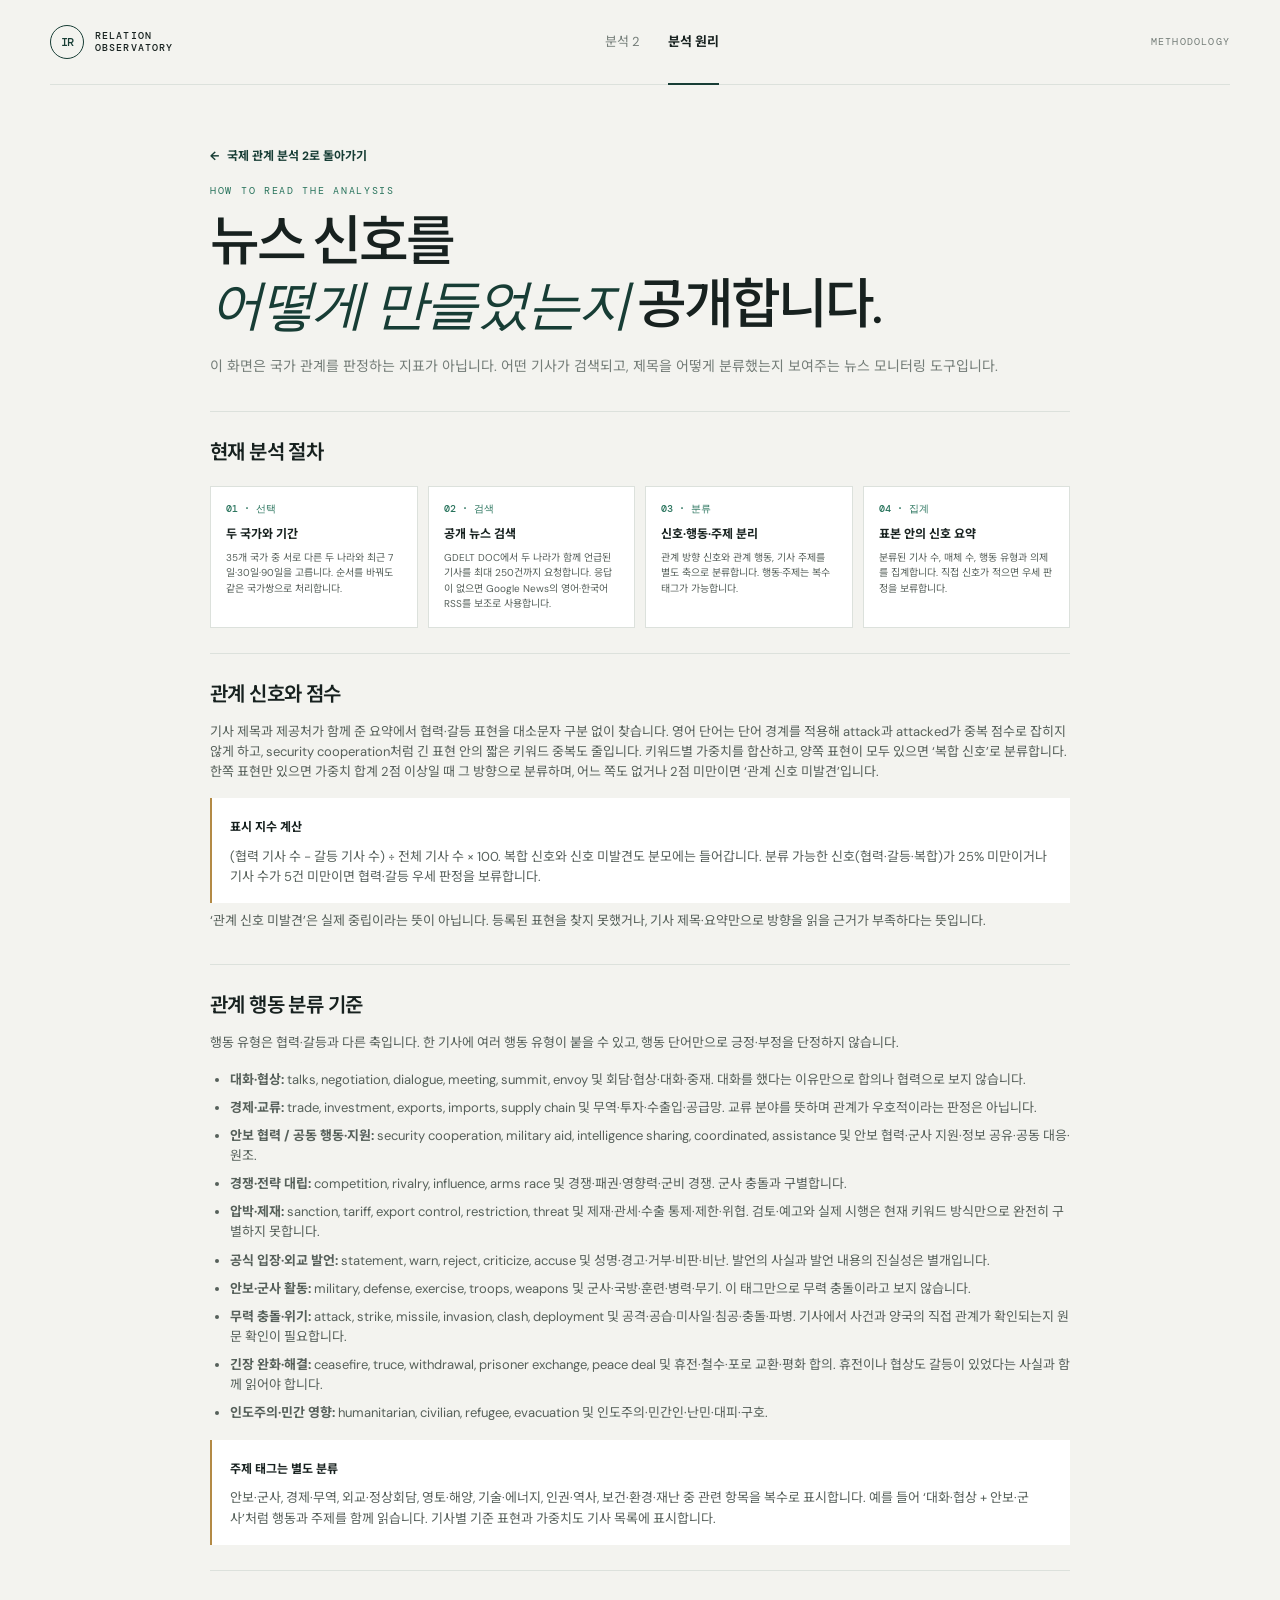
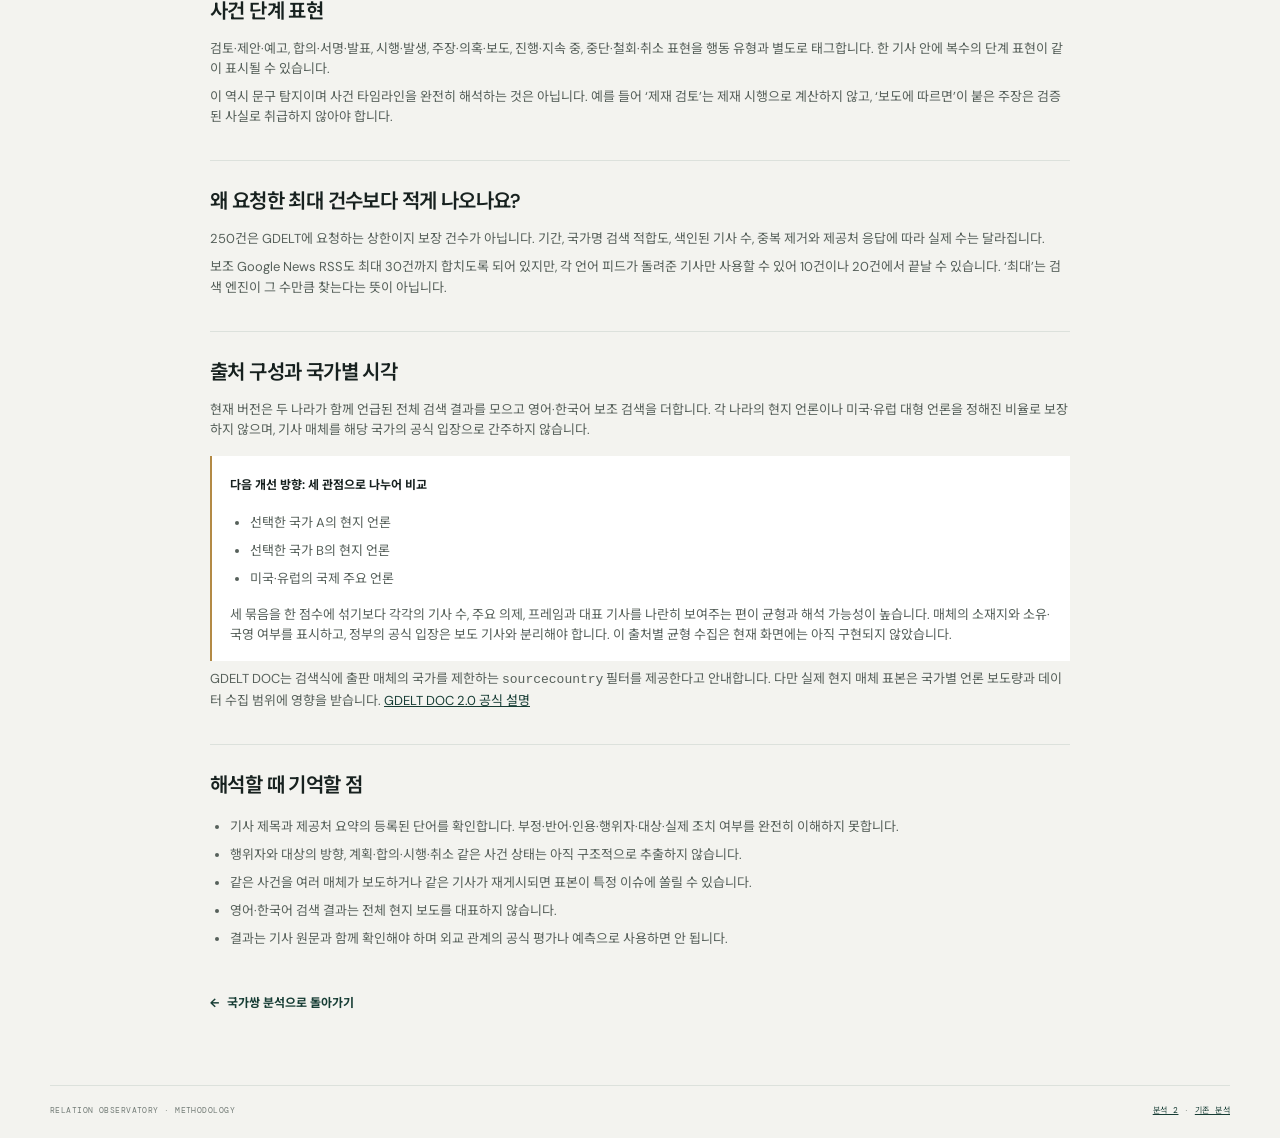
<file: analysis2-methodology.html>
<!DOCTYPE html>
<html lang="ko">
<head>
    <meta charset="UTF-8">
    <meta name="viewport" content="width=device-width, initial-scale=1.0">
    <meta name="description" content="국제 관계 분석 2의 뉴스 수집, 분류, 점수 계산 방식과 한계">
    <title>분석 원리 · 국제 관계 분석 2</title>
    <link rel="stylesheet" href="static/analysis2.css">
</head>
<body>
    <div class="page-shell">
        <header class="site-header">
            <a class="wordmark" href="./" aria-label="국제 관계 분석 홈">
                <span class="wordmark-mark">IR</span>
                <span>RELATION<br>OBSERVATORY</span>
            </a>
            <nav aria-label="분석 버전">
                <a href="analysis2.html">분석 2</a>
                <a class="active" href="analysis2-methodology.html" aria-current="page">분석 원리</a>
            </nav>
            <span class="live-indicator">METHODOLOGY</span>
        </header>

        <main class="method-page">
            <a class="method-back" href="analysis2.html"><span aria-hidden="true">←</span> 국제 관계 분석 2로 돌아가기</a>
            <section class="intro">
                <p class="eyebrow">HOW TO READ THE ANALYSIS</p>
                <h1>뉴스 신호를<br><em>어떻게 만들었는지</em> 공개합니다.</h1>
                <p class="intro-copy">이 화면은 국가 관계를 판정하는 지표가 아닙니다. 어떤 기사가 검색되고, 제목을 어떻게 분류했는지 보여주는 뉴스 모니터링 도구입니다.</p>
            </section>

            <section class="method-section" aria-labelledby="processTitle">
                <h2 id="processTitle">현재 분석 절차</h2>
                <div class="method-steps">
                    <article class="method-step"><b>01 · 선택</b><strong>두 국가와 기간</strong><p>35개 국가 중 서로 다른 두 나라와 최근 7일·30일·90일을 고릅니다. 순서를 바꿔도 같은 국가쌍으로 처리합니다.</p></article>
                    <article class="method-step"><b>02 · 검색</b><strong>공개 뉴스 검색</strong><p>GDELT DOC에서 두 나라가 함께 언급된 기사를 최대 250건까지 요청합니다. 응답이 없으면 Google News의 영어·한국어 RSS를 보조로 사용합니다.</p></article>
                    <article class="method-step"><b>03 · 분류</b><strong>신호·행동·주제 분리</strong><p>관계 방향 신호와 관계 행동, 기사 주제를 별도 축으로 분류합니다. 행동·주제는 복수 태그가 가능합니다.</p></article>
                    <article class="method-step"><b>04 · 집계</b><strong>표본 안의 신호 요약</strong><p>분류된 기사 수, 매체 수, 행동 유형과 의제를 집계합니다. 직접 신호가 적으면 우세 판정을 보류합니다.</p></article>
                </div>
            </section>

            <section class="method-section" aria-labelledby="scoreTitle">
                <h2 id="scoreTitle">관계 신호와 점수</h2>
                <p>기사 제목과 제공처가 함께 준 요약에서 협력·갈등 표현을 대소문자 구분 없이 찾습니다. 영어 단어는 단어 경계를 적용해 attack과 attacked가 중복 점수로 잡히지 않게 하고, security cooperation처럼 긴 표현 안의 짧은 키워드 중복도 줄입니다. 키워드별 가중치를 합산하고, 양쪽 표현이 모두 있으면 ‘복합 신호’로 분류합니다. 한쪽 표현만 있으면 가중치 합계 2점 이상일 때 그 방향으로 분류하며, 어느 쪽도 없거나 2점 미만이면 ‘관계 신호 미발견’입니다.</p>
                <div class="method-callout">
                    <strong>표시 지수 계산</strong>
                    <p>(협력 기사 수 − 갈등 기사 수) ÷ 전체 기사 수 × 100. 복합 신호와 신호 미발견도 분모에는 들어갑니다. 분류 가능한 신호(협력·갈등·복합)가 25% 미만이거나 기사 수가 5건 미만이면 협력·갈등 우세 판정을 보류합니다.</p>
                </div>
                <p>‘관계 신호 미발견’은 실제 중립이라는 뜻이 아닙니다. 등록된 표현을 찾지 못했거나, 기사 제목·요약만으로 방향을 읽을 근거가 부족하다는 뜻입니다.</p>
            </section>

            <section class="method-section" aria-labelledby="behaviorTitle">
                <h2 id="behaviorTitle">관계 행동 분류 기준</h2>
                <p>행동 유형은 협력·갈등과 다른 축입니다. 한 기사에 여러 행동 유형이 붙을 수 있고, 행동 단어만으로 긍정·부정을 단정하지 않습니다.</p>
                <ul>
                    <li><strong>대화·협상:</strong> talks, negotiation, dialogue, meeting, summit, envoy 및 회담·협상·대화·중재. 대화를 했다는 이유만으로 합의나 협력으로 보지 않습니다.</li>
                    <li><strong>경제·교류:</strong> trade, investment, exports, imports, supply chain 및 무역·투자·수출입·공급망. 교류 분야를 뜻하며 관계가 우호적이라는 판정은 아닙니다.</li>
                    <li><strong>안보 협력 / 공동 행동·지원:</strong> security cooperation, military aid, intelligence sharing, coordinated, assistance 및 안보 협력·군사 지원·정보 공유·공동 대응·원조.</li>
                    <li><strong>경쟁·전략 대립:</strong> competition, rivalry, influence, arms race 및 경쟁·패권·영향력·군비 경쟁. 군사 충돌과 구별합니다.</li>
                    <li><strong>압박·제재:</strong> sanction, tariff, export control, restriction, threat 및 제재·관세·수출 통제·제한·위협. 검토·예고와 실제 시행은 현재 키워드 방식만으로 완전히 구별하지 못합니다.</li>
                    <li><strong>공식 입장·외교 발언:</strong> statement, warn, reject, criticize, accuse 및 성명·경고·거부·비판·비난. 발언의 사실과 발언 내용의 진실성은 별개입니다.</li>
                    <li><strong>안보·군사 활동:</strong> military, defense, exercise, troops, weapons 및 군사·국방·훈련·병력·무기. 이 태그만으로 무력 충돌이라고 보지 않습니다.</li>
                    <li><strong>무력 충돌·위기:</strong> attack, strike, missile, invasion, clash, deployment 및 공격·공습·미사일·침공·충돌·파병. 기사에서 사건과 양국의 직접 관계가 확인되는지 원문 확인이 필요합니다.</li>
                    <li><strong>긴장 완화·해결:</strong> ceasefire, truce, withdrawal, prisoner exchange, peace deal 및 휴전·철수·포로 교환·평화 합의. 휴전이나 협상도 갈등이 있었다는 사실과 함께 읽어야 합니다.</li>
                    <li><strong>인도주의·민간 영향:</strong> humanitarian, civilian, refugee, evacuation 및 인도주의·민간인·난민·대피·구호.</li>
                </ul>
                <div class="method-callout">
                    <strong>주제 태그는 별도 분류</strong>
                    <p>안보·군사, 경제·무역, 외교·정상회담, 영토·해양, 기술·에너지, 인권·역사, 보건·환경·재난 중 관련 항목을 복수로 표시합니다. 예를 들어 ‘대화·협상 + 안보·군사’처럼 행동과 주제를 함께 읽습니다. 기사별 기준 표현과 가중치도 기사 목록에 표시합니다.</p>
                </div>
            </section>

            <section class="method-section" aria-labelledby="stageTitle">
                <h2 id="stageTitle">사건 단계 표현</h2>
                <p>검토·제안·예고, 합의·서명·발표, 시행·발생, 주장·의혹·보도, 진행·지속 중, 중단·철회·취소 표현을 행동 유형과 별도로 태그합니다. 한 기사 안에 복수의 단계 표현이 같이 표시될 수 있습니다.</p>
                <p>이 역시 문구 탐지이며 사건 타임라인을 완전히 해석하는 것은 아닙니다. 예를 들어 ‘제재 검토’는 제재 시행으로 계산하지 않고, ‘보도에 따르면’이 붙은 주장은 검증된 사실로 취급하지 않아야 합니다.</p>
            </section>

            <section class="method-section" aria-labelledby="quantityTitle">
                <h2 id="quantityTitle">왜 요청한 최대 건수보다 적게 나오나요?</h2>
                <p>250건은 GDELT에 요청하는 상한이지 보장 건수가 아닙니다. 기간, 국가명 검색 적합도, 색인된 기사 수, 중복 제거와 제공처 응답에 따라 실제 수는 달라집니다.</p>
                <p>보조 Google News RSS도 최대 30건까지 합치도록 되어 있지만, 각 언어 피드가 돌려준 기사만 사용할 수 있어 10건이나 20건에서 끝날 수 있습니다. ‘최대’는 검색 엔진이 그 수만큼 찾는다는 뜻이 아닙니다.</p>
            </section>

            <section class="method-section" aria-labelledby="sourcesTitle">
                <h2 id="sourcesTitle">출처 구성과 국가별 시각</h2>
                <p>현재 버전은 두 나라가 함께 언급된 전체 검색 결과를 모으고 영어·한국어 보조 검색을 더합니다. 각 나라의 현지 언론이나 미국·유럽 대형 언론을 정해진 비율로 보장하지 않으며, 기사 매체를 해당 국가의 공식 입장으로 간주하지 않습니다.</p>
                <div class="method-callout">
                    <strong>다음 개선 방향: 세 관점으로 나누어 비교</strong>
                    <ul>
                        <li>선택한 국가 A의 현지 언론</li>
                        <li>선택한 국가 B의 현지 언론</li>
                        <li>미국·유럽의 국제 주요 언론</li>
                    </ul>
                    <p>세 묶음을 한 점수에 섞기보다 각각의 기사 수, 주요 의제, 프레임과 대표 기사를 나란히 보여주는 편이 균형과 해석 가능성이 높습니다. 매체의 소재지와 소유·국영 여부를 표시하고, 정부의 공식 입장은 보도 기사와 분리해야 합니다. 이 출처별 균형 수집은 현재 화면에는 아직 구현되지 않았습니다.</p>
                </div>
                <p>GDELT DOC는 검색식에 출판 매체의 국가를 제한하는 <code>sourcecountry</code> 필터를 제공한다고 안내합니다. 다만 실제 현지 매체 표본은 국가별 언론 보도량과 데이터 수집 범위에 영향을 받습니다. <a class="method-source-link" href="https://blog.gdeltproject.org/gdelt-doc-2-0-api-debuts/" target="_blank" rel="noopener noreferrer">GDELT DOC 2.0 공식 설명</a></p>
            </section>

            <section class="method-section" aria-labelledby="limitsTitle">
                <h2 id="limitsTitle">해석할 때 기억할 점</h2>
                <ul>
                    <li>기사 제목과 제공처 요약의 등록된 단어를 확인합니다. 부정·반어·인용·행위자·대상·실제 조치 여부를 완전히 이해하지 못합니다.</li>
                    <li>행위자와 대상의 방향, 계획·합의·시행·취소 같은 사건 상태는 아직 구조적으로 추출하지 않습니다.</li>
                    <li>같은 사건을 여러 매체가 보도하거나 같은 기사가 재게시되면 표본이 특정 이슈에 쏠릴 수 있습니다.</li>
                    <li>영어·한국어 검색 결과는 전체 현지 보도를 대표하지 않습니다.</li>
                    <li>결과는 기사 원문과 함께 확인해야 하며 외교 관계의 공식 평가나 예측으로 사용하면 안 됩니다.</li>
                </ul>
            </section>

            <a class="method-back" href="analysis2.html"><span aria-hidden="true">←</span> 국가쌍 분석으로 돌아가기</a>
        </main>

        <footer class="site-footer"><span>RELATION OBSERVATORY · METHODOLOGY</span><span><a href="analysis2.html">분석 2</a> · <a href="./">기존 분석</a></span></footer>
    </div>
</body>
</html>
</file>
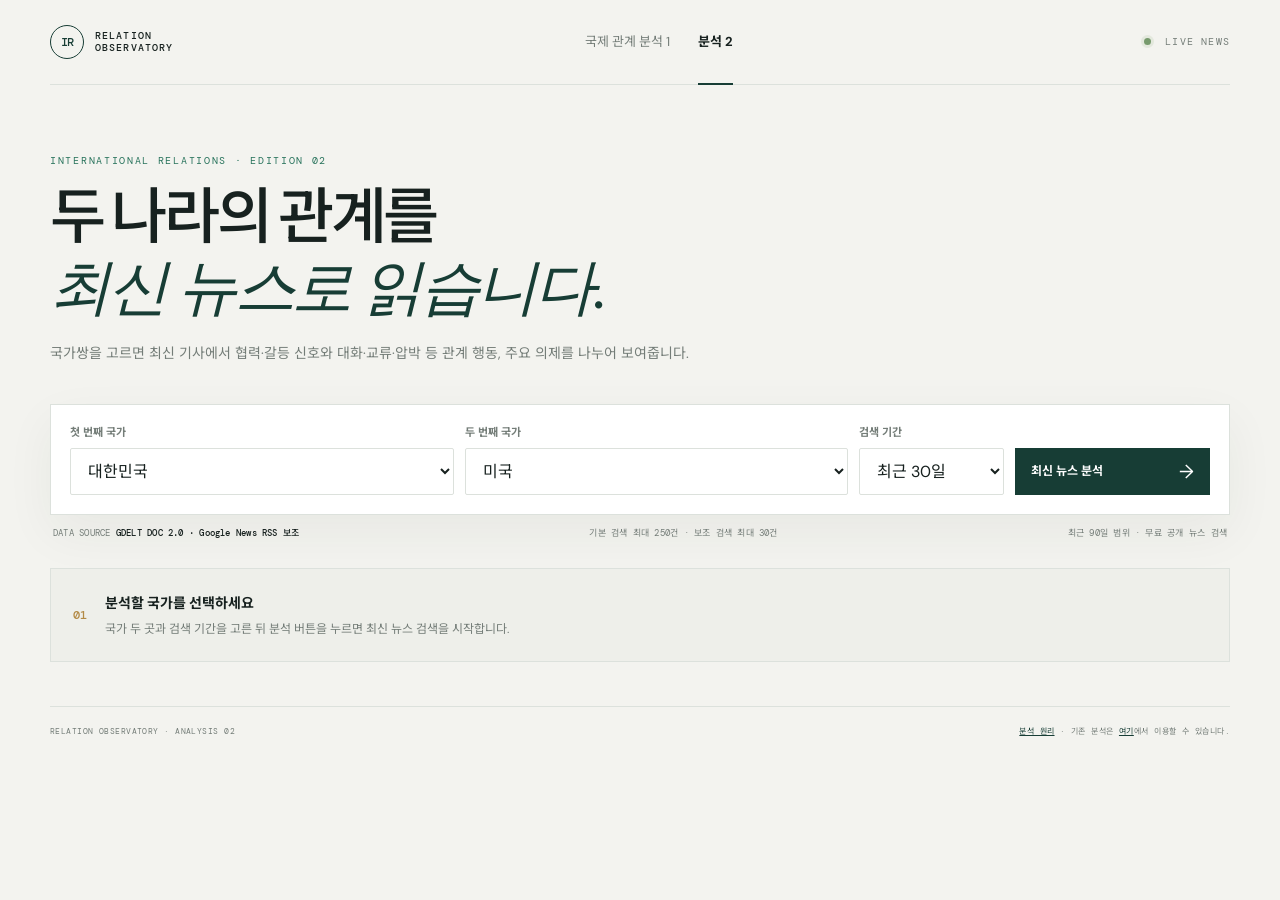
<file: analysis2.html>
<!DOCTYPE html>
<html lang="ko">
<head>
    <meta charset="UTF-8">
    <meta name="viewport" content="width=device-width, initial-scale=1.0">
    <meta name="description" content="사용자가 선택한 국가쌍을 최신 국제 뉴스로 살펴보는 데이터 기반 관계 분석">
    <title>국제 관계 분석 2 · 최신 뉴스 브리핑</title>
    <link rel="stylesheet" href="static/analysis2.css">
</head>
<body>
    <div class="page-shell">
        <header class="site-header">
            <a class="wordmark" href="./" aria-label="국제 관계 분석 홈">
                <span class="wordmark-mark">IR</span>
                <span>RELATION<br>OBSERVATORY</span>
            </a>
            <nav aria-label="분석 버전">
                <a href="./">국제 관계 분석 1</a>
                <a class="active" href="analysis2.html" aria-current="page">분석 2</a>
            </nav>
            <span class="live-indicator"><i></i> LIVE NEWS</span>
        </header>

        <main>
            <section class="intro">
                <p class="eyebrow">INTERNATIONAL RELATIONS · EDITION 02</p>
                <h1>두 나라의 관계를<br><em>최신 뉴스로 읽습니다.</em></h1>
                <p class="intro-copy">국가쌍을 고르면 최신 기사에서 협력·갈등 신호와 대화·교류·압박 등 관계 행동, 주요 의제를 나누어 보여줍니다.</p>
            </section>

            <section class="search-panel" aria-label="국가와 기간 선택">
                <div class="country-field">
                    <label for="countryA">첫 번째 국가</label>
                    <select id="countryA"></select>
                </div>
                <div class="country-field">
                    <label for="countryB">두 번째 국가</label>
                    <select id="countryB"></select>
                </div>
                <div class="period-field">
                    <label for="periodSelect">검색 기간</label>
                    <select id="periodSelect">
                        <option value="1week">최근 7일</option>
                        <option value="1month" selected>최근 30일</option>
                        <option value="3months">최근 90일</option>
                    </select>
                </div>
                <button id="analyzeButton" class="analyze-button" type="button"><span>최신 뉴스 분석</span><b aria-hidden="true">→</b></button>
            </section>

            <div class="source-strip">
                <span>DATA SOURCE <strong>GDELT DOC 2.0 · Google News RSS 보조</strong></span>
                <span>기본 검색 최대 250건 · 보조 검색 최대 30건</span>
                <span>최근 90일 범위 · 무료 공개 뉴스 검색</span>
            </div>

            <section id="statusPanel" class="status-panel" aria-live="polite">
                <span class="status-mark">01</span>
                <div><strong id="statusTitle">분석할 국가를 선택하세요</strong><p id="statusMessage">국가 두 곳과 검색 기간을 고른 뒤 분석 버튼을 누르면 최신 뉴스 검색을 시작합니다.</p></div>
            </section>

            <section id="resultSection" class="result-section hidden" aria-live="polite">
                <div class="result-heading">
                    <div>
                        <p class="eyebrow">LATEST NEWS SIGNALS</p>
                        <h2 id="pairTitle">-</h2>
                    </div>
                    <div class="updated-block"><span>검색 갱신</span><strong id="updatedAt">-</strong></div>
                </div>

                <div class="overview-grid">
                    <article class="relation-card">
                        <div class="card-topline"><span>기사에서 관측된 관계 신호</span><span id="signalBadge" class="signal-badge">-</span></div>
                        <div class="relation-meter" aria-label="협력과 갈등 신호의 균형">
                            <div class="meter-labels"><span>갈등 <b id="conflictCount">0</b></span><span>복합 <b id="mixedCount">0</b></span><span>미발견 <b id="noSignalCount">0</b></span><span>협력 <b id="cooperationCount">0</b></span></div>
                            <div class="meter-track" aria-label="갈등, 복합, 미발견, 협력 신호 비율"><span id="conflictMeter" class="meter-conflict"></span><i id="mixedMeter" class="meter-mixed"></i><i id="noSignalMeter" class="meter-no-signal"></i><span id="cooperationMeter" class="meter-cooperation"></span></div>
                        </div>
                        <p id="relationSummary" class="relation-summary">-</p>
                        <p class="method-warning">혼합 신호와 관계 신호 미발견은 다릅니다. 제목·제공처 요약의 표현만 분류하며 외교 관계 전체나 원인·결과를 판정하지 않습니다.</p>
                    </article>

                    <article class="metrics-card">
                        <div class="card-topline"><span>검색 데이터</span><span id="sampleBadge" class="sample-badge">-</span></div>
                        <div class="metrics-list">
                            <div><span>수집 기사</span><strong id="articleCount">0</strong></div>
                            <div><span>분류 가능한 관계 신호</span><strong id="signalCoverage">0%</strong></div>
                            <div><span>서로 다른 매체</span><strong id="sourceCount">0</strong></div>
                            <div><span>검색 언어</span><strong id="languageCount">0</strong></div>
                        </div>
                        <p id="sampleNote" class="sample-note">표본 수는 검색 기간과 뉴스 제공처의 수집 범위에 따라 달라집니다.</p>
                    </article>
                </div>

                <div class="detail-grid">
                    <article class="detail-card">
                        <div class="section-heading"><div><p class="eyebrow">RELATION BEHAVIOURS</p><h3>관계 행동 유형</h3></div><span id="behaviorTotal" class="count-label">0개 유형</span></div>
                        <div id="behaviorList" class="topic-list"></div>
                    </article>
                    <article class="detail-card">
                        <div class="section-heading"><div><p class="eyebrow">EVENT STATUS</p><h3>사건 단계 표현</h3></div><span id="eventStageTotal" class="count-label">0개 단계</span></div>
                        <div id="eventStageList" class="topic-list"></div>
                    </article>
                    <article class="detail-card">
                        <div class="section-heading"><div><p class="eyebrow">TOP ISSUES</p><h3>뉴스가 다룬 의제</h3></div><span id="topicTotal" class="count-label">0개 분류</span></div>
                        <div id="topicList" class="topic-list"></div>
                    </article>
                    <article class="detail-card">
                        <div class="section-heading"><div><p class="eyebrow">RELATION SIGNALS</p><h3>관계 신호 상태</h3></div><span class="count-label">제목·요약 기준</span></div>
                        <div id="distributionList" class="distribution-list"></div>
                    </article>
                </div>

                <section class="news-section">
                    <div class="section-heading news-heading">
                        <div><p class="eyebrow">EVIDENCE · SOURCE ARTICLES</p><h3>분석 근거가 된 최신 기사</h3></div>
                        <span id="newsListCount" class="count-label">0건</span>
                    </div>
                    <div id="articleList" class="article-list"></div>
                    <button id="loadMoreButton" class="load-more hidden" type="button">기사 더 보기</button>
                </section>

                <div class="data-note"><strong>자료 해석 안내</strong><p>협력·갈등 키워드가 제목이나 제공된 요약에서 발견되지 않은 기사는 ‘관계 신호 미발견’으로 표시합니다. 이를 실제 중립으로 해석하지 마세요. 국가명 동시 언급은 검색 조건일 뿐 두 나라가 사건의 직접 당사자임을 보장하지 않습니다. 원문을 확인하고 결과를 공식 외교 평가나 예측으로 사용하지 마세요. 결과는 브라우저에 10분간 저장합니다.</p><a class="method-link" href="analysis2-methodology.html">분석 원리와 세부 분류 기준 보기 <span aria-hidden="true">→</span></a></div>
            </section>
        </main>

        <footer class="site-footer"><span>RELATION OBSERVATORY · ANALYSIS 02</span><span><a href="analysis2-methodology.html">분석 원리</a> · 기존 분석은 <a href="./">여기</a>에서 이용할 수 있습니다.</span></footer>
    </div>
    <script src="static/analysis2.js"></script>
</body>
</html>
</file>
<file: static/analysis2.css>
@import url('https://fonts.googleapis.com/css2?family=DM+Mono:wght@400;500&family=DM+Sans:wght@400;500;600;700&family=Noto+Sans+KR:wght@400;500;600;700&display=swap');

:root {
    color-scheme: light;
    --paper: #f3f3ef;
    --white: #fff;
    --ink: #17211f;
    --muted: #747d78;
    --line: #dce1dc;
    --deep: #173d35;
    --green: #28735c;
    --green-soft: #e7f1eb;
    --red: #ad594a;
    --red-soft: #f7eae6;
    --amber: #b38a45;
    --shadow: 0 18px 50px rgba(31, 48, 41, .055);
}

* { box-sizing: border-box; }
html { scroll-behavior: smooth; }
body {
    margin: 0;
    background: var(--paper);
    color: var(--ink);
    font-family: "DM Sans", "Noto Sans KR", sans-serif;
    line-height: 1.55;
}
button, select { font: inherit; }
button, a, select { -webkit-tap-highlight-color: transparent; }
a { color: inherit; }
.page-shell { width: min(1180px, calc(100% - 44px)); margin: 0 auto; }
.site-header {
    min-height: 84px;
    display: flex;
    align-items: center;
    justify-content: space-between;
    border-bottom: 1px solid var(--line);
}
.wordmark { display: inline-flex; align-items: center; gap: 11px; text-decoration: none; font: 500 10px/1.2 "DM Mono", monospace; letter-spacing: .11em; }
.wordmark-mark { width: 34px; height: 34px; display: grid; place-items: center; border: 1px solid var(--deep); border-radius: 50%; color: var(--deep); font-size: 12px; letter-spacing: -.08em; }
.site-header nav { display: flex; gap: 28px; height: 84px; align-items: center; }
.site-header nav a { position: relative; height: 100%; display: flex; align-items: center; color: var(--muted); text-decoration: none; font-size: 13px; }
.site-header nav a.active { color: var(--ink); font-weight: 700; }
.site-header nav a.active::after { content: ""; position: absolute; left: 0; right: 0; bottom: -1px; height: 2px; background: var(--deep); }
.live-indicator, .eyebrow, .source-strip, .updated-block span, .count-label, .site-footer, .sample-badge { font-family: "DM Mono", "Noto Sans KR", monospace; }
.live-indicator { color: var(--muted); font-size: 10px; letter-spacing: .12em; }
.live-indicator i { display: inline-block; width: 7px; height: 7px; margin: 0 7px 0 0; border-radius: 50%; background: #779a6d; box-shadow: 0 0 0 3px #779a6d22; }
.intro { padding: 68px 0 39px; max-width: 790px; }
.eyebrow { margin: 0 0 13px; color: var(--green); font-size: 10px; letter-spacing: .17em; }
.intro h1 { margin: 0; font-size: clamp(33px, 5.4vw, 61px); line-height: 1.16; font-weight: 500; letter-spacing: -.055em; }
.intro h1 em { color: var(--deep); font-family: Georgia, "Noto Serif KR", serif; font-weight: 400; }
.intro-copy { margin: 19px 0 0; color: var(--muted); font-size: 14px; }
.search-panel { display: grid; grid-template-columns: minmax(0, 1fr) minmax(0, 1fr) 145px 195px; gap: 11px; align-items: end; padding: 19px; background: var(--white); border: 1px solid var(--line); box-shadow: var(--shadow); }
.country-field label, .period-field label { display: block; margin: 0 0 7px; color: var(--muted); font-size: 11px; font-weight: 700; }
.country-field select, .period-field select { width: 100%; min-height: 47px; padding: 0 13px; color: var(--ink); background: var(--white); border: 1px solid var(--line); border-radius: 2px; }
.country-field select:focus, .period-field select:focus, button:focus-visible, a:focus-visible { outline: 3px solid #79a89866; outline-offset: 2px; }
.analyze-button { height: 47px; display: flex; justify-content: space-between; align-items: center; gap: 12px; padding: 0 16px; border: 0; background: var(--deep); color: white; cursor: pointer; font-size: 12px; font-weight: 700; }
.analyze-button:hover { background: #245c4e; }
.analyze-button:disabled { opacity: .65; cursor: wait; }
.analyze-button b { font-size: 19px; font-weight: 400; }
.source-strip { display: flex; justify-content: space-between; gap: 15px; padding: 12px 3px 0; color: var(--muted); font-size: 9px; letter-spacing: .025em; }
.source-strip strong { color: var(--ink); font-weight: 500; }
.status-panel { min-height: 94px; display: flex; align-items: center; gap: 18px; margin: 27px 0 44px; padding: 18px 22px; border: 1px solid var(--line); background: #eeefea; }
.status-mark { color: var(--amber); font: 500 12px "DM Mono", monospace; }
.status-panel strong { font-size: 14px; }
.status-panel p { margin: 4px 0 0; color: var(--muted); font-size: 12px; }
.status-panel.is-error { border-color: #e5c2ba; background: var(--red-soft); }
.status-panel.is-loading .status-mark { animation: pulse 1s ease-in-out infinite alternate; }
@keyframes pulse { to { opacity: .25; } }
.hidden { display: none !important; }
.result-section { padding: 4px 0 56px; }
.result-heading { display: flex; justify-content: space-between; align-items: end; gap: 18px; padding-bottom: 17px; border-bottom: 1px solid var(--ink); }
.result-heading .eyebrow { margin-bottom: 5px; }
.result-heading h2 { margin: 0; font-size: clamp(25px, 4vw, 38px); font-weight: 500; letter-spacing: -.045em; }
.updated-block { display: grid; gap: 4px; text-align: right; }
.updated-block span { color: var(--muted); font-size: 9px; letter-spacing: .1em; }
.updated-block strong { font-size: 11px; font-weight: 500; }
.overview-grid { display: grid; grid-template-columns: minmax(0, 1.18fr) minmax(290px, .82fr); gap: 15px; margin-top: 15px; }
.relation-card, .metrics-card, .detail-card { background: var(--white); border: 1px solid var(--line); box-shadow: var(--shadow); }
.relation-card, .metrics-card { min-height: 284px; padding: 23px; }
.card-topline { display: flex; justify-content: space-between; align-items: center; gap: 12px; color: var(--muted); font-size: 11px; }
.signal-badge { display: inline-flex; align-items: center; min-height: 26px; padding: 0 10px; background: #edf0ec; color: #56605a; border-radius: 99px; font-size: 10px; font-weight: 700; }
.signal-badge.cooperation { color: var(--green); background: var(--green-soft); }
.signal-badge.conflict { color: var(--red); background: var(--red-soft); }
.signal-badge.mixed { color: #805f22; background: #f4eedf; }
.signal-badge.limited, .signal-badge.insufficient { color: #6a655a; background: #eeece5; }
.relation-meter { margin: 38px 0 18px; }
.meter-labels, .meter-caption { display: flex; justify-content: space-between; color: var(--muted); font-size: 10px; }
.meter-labels b { color: var(--ink); font: 500 12px "DM Mono", monospace; margin-left: 4px; }
.meter-track { height: 10px; display: flex; overflow: hidden; gap: 2px; margin: 9px 0 6px; background: #ebece8; }
.meter-track span, .meter-track i { display: block; min-width: 2px; transition: width .3s ease; }
.meter-track .meter-conflict { background: var(--red); }
.meter-track .meter-mixed { background: var(--amber); }
.meter-track .meter-no-signal { background: #c8c9c0; }
.meter-track .meter-cooperation { background: var(--green); }
.meter-caption { gap: 5px; font-size: 8px; }
.relation-summary { margin: 21px 0 9px; font-size: 14px; font-weight: 600; }
.method-warning { margin: 0; color: var(--muted); font-size: 10px; }
.sample-badge { color: var(--deep); font-size: 9px; letter-spacing: .04em; }
.metrics-list { margin-top: 20px; }
.metrics-list > div { min-height: 43px; display: flex; justify-content: space-between; align-items: center; border-bottom: 1px solid #edf0ec; color: var(--muted); font-size: 11px; }
.metrics-list strong { color: var(--ink); font: 500 14px "DM Mono", monospace; }
.sample-note { margin: 13px 0 0; color: var(--muted); font-size: 10px; }
.detail-grid { display: grid; grid-template-columns: 1fr 1fr; gap: 15px; margin-top: 15px; }
.detail-card { min-height: 215px; padding: 21px 23px; }
.section-heading { display: flex; justify-content: space-between; align-items: end; gap: 10px; }
.section-heading .eyebrow { margin-bottom: 4px; }
.section-heading h3 { margin: 0; font-size: 17px; font-weight: 600; letter-spacing: -.025em; }
.count-label { color: var(--muted); font-size: 9px; white-space: nowrap; }
.topic-list { display: grid; gap: 12px; margin-top: 24px; }
.topic-row { display: grid; grid-template-columns: 86px 1fr 32px; gap: 10px; align-items: center; font-size: 10px; }
.topic-row span:first-child { color: #525c56; }
.topic-track { height: 5px; background: #edf0ec; }
.topic-track i { display: block; height: 100%; background: var(--green); }
.topic-row b { text-align: right; color: var(--muted); font: 400 9px "DM Mono", monospace; }
.distribution-list { display: grid; gap: 14px; margin-top: 24px; }
.distribution-row { display: grid; grid-template-columns: 72px 1fr 70px; gap: 11px; align-items: center; font-size: 10px; }
.distribution-row span:first-child { color: #525c56; }
.distribution-track { height: 7px; background: #edf0ec; }
.distribution-track i { display: block; height: 100%; }
.distribution-row strong { text-align: right; font: 400 9px "DM Mono", monospace; color: var(--muted); }
.news-section { margin-top: 32px; }
.news-heading { padding: 0 1px 14px; border-bottom: 1px solid var(--line); }
.news-heading h3 { font-size: 20px; }
.article-list { display: grid; }
.article-item { display: grid; grid-template-columns: 84px minmax(0, 1fr) 116px; gap: 18px; align-items: start; padding: 19px 4px; border-bottom: 1px solid var(--line); }
.article-date { padding-top: 2px; color: var(--muted); font: 400 9px/1.5 "DM Mono", monospace; }
.article-main { min-width: 0; }
.article-meta { display: flex; flex-wrap: wrap; gap: 7px; align-items: center; margin-bottom: 6px; color: var(--muted); font: 400 9px "DM Mono", monospace; }
.article-meta .dot { color: #b7bdb7; }
.article-title { color: var(--ink); font-size: 13px; line-height: 1.55; font-weight: 600; text-decoration: none; }
.article-title:hover { color: var(--green); text-decoration: underline; }
.article-summary { margin: 6px 0 0; color: var(--muted); font-size: 10px; }
.article-evidence { margin: 5px 0 0; color: #8a8577; font-size: 9px; line-height: 1.45; }
.article-signal { justify-self: end; padding: 5px 8px; border-radius: 99px; color: #5f6963; background: #f0f1ed; font-size: 9px; white-space: nowrap; }
.article-signal.cooperation { color: var(--green); background: var(--green-soft); }
.article-signal.conflict { color: var(--red); background: var(--red-soft); }
.article-signal.mixed { color: #805f22; background: #f4eedf; }
.article-signal.no_signal { color: #65706a; background: #eff0ec; }
.load-more { min-height: 43px; display: block; margin: 21px auto 0; padding: 0 24px; border: 1px solid var(--line); background: transparent; color: var(--ink); cursor: pointer; font-size: 11px; }
.load-more:hover { background: var(--white); }
.empty-articles { padding: 30px 0; color: var(--muted); font-size: 12px; }
.data-note { margin-top: 31px; padding: 17px 19px; background: #eaece7; border-left: 2px solid var(--amber); }
.data-note strong { font-size: 11px; }
.data-note p { margin: 5px 0 0; color: var(--muted); font-size: 10px; }
.method-link { display: inline-flex; gap: 8px; margin-top: 12px; color: var(--deep); font-size: 10px; font-weight: 700; text-decoration-thickness: 1px; text-underline-offset: 3px; }
.site-footer { display: flex; justify-content: space-between; gap: 14px; padding: 18px 0 22px; border-top: 1px solid var(--line); color: var(--muted); font-size: 8px; letter-spacing: .055em; }
.site-footer a { color: var(--deep); }
.method-page { max-width: 860px; margin: 0 auto; padding: 58px 0 70px; }
.method-page .intro { padding: 15px 0 34px; }
.method-page .intro h1 { font-size: clamp(34px, 5vw, 54px); }
.method-back { display: inline-flex; gap: 8px; align-items: center; color: var(--deep); font-size: 12px; font-weight: 700; text-decoration: none; }
.method-section { padding: 25px 0; border-top: 1px solid var(--line); }
.method-section h2 { margin: 0 0 12px; font-size: 20px; font-weight: 600; letter-spacing: -.03em; }
.method-section p, .method-section li { color: #56605a; font-size: 13px; }
.method-section p { margin: 8px 0; }
.method-section ul, .method-section ol { display: grid; gap: 8px; padding-left: 20px; }
.method-steps { display: grid; grid-template-columns: repeat(4, 1fr); gap: 10px; margin-top: 18px; }
.method-step { min-height: 130px; padding: 15px; background: var(--white); border: 1px solid var(--line); }
.method-step b { display: block; margin-bottom: 9px; color: var(--green); font: 500 10px "DM Mono", monospace; }
.method-step strong { display: block; font-size: 12px; }
.method-step p { margin: 6px 0 0; font-size: 10px; }
.method-callout { margin-top: 16px; padding: 16px 18px; background: var(--white); border-left: 2px solid var(--amber); }
.method-callout strong { font-size: 12px; }
.method-callout p { margin-bottom: 0; }
.method-source-link { color: var(--deep); }

@media (max-width: 850px) {
    .search-panel { grid-template-columns: minmax(0, 1fr) minmax(0, 1fr); }
    .period-field { grid-column: 1 / 2; }
    .analyze-button { grid-column: 2 / 3; }
    .overview-grid { grid-template-columns: 1fr; }
}
@media (max-width: 600px) {
    .page-shell { width: min(100% - 28px, 480px); }
    .site-header { min-height: 68px; }
    .site-header nav { height: 68px; gap: 15px; }
    .site-header nav a { font-size: 10px; }
    .live-indicator { font-size: 8px; }
    .wordmark { font-size: 8px; gap: 7px; }
    .wordmark-mark { width: 29px; height: 29px; }
    .intro { padding: 47px 0 27px; }
    .intro h1 { font-size: clamp(30px, 9vw, 44px); }
    .intro-copy { font-size: 12px; }
    .search-panel { grid-template-columns: minmax(0, 1fr) minmax(0, 1fr); gap: 8px; padding: 13px; }
    .country-field select, .period-field select, .analyze-button { min-height: 43px; height: 43px; }
    .country-field select { padding: 0 7px; font-size: 11px; }
    .period-field { grid-column: 1 / 2; }
    .period-field select { font-size: 11px; }
    .analyze-button { grid-column: 2 / 3; padding: 0 11px; font-size: 10px; }
    .source-strip { flex-wrap: wrap; justify-content: flex-start; column-gap: 15px; font-size: 8px; }
    .source-strip span:last-child { width: 100%; }
    .status-panel { margin: 22px 0 34px; padding: 15px; gap: 12px; }
    .status-panel p { font-size: 10px; }
    .result-heading { align-items: start; }
    .updated-block strong { font-size: 9px; }
    .relation-card, .metrics-card, .detail-card { padding: 17px; }
    .relation-meter { margin-top: 30px; }
    .detail-grid { grid-template-columns: 1fr; }
    .article-item { grid-template-columns: 62px minmax(0, 1fr); gap: 11px; }
    .article-signal { grid-column: 2; justify-self: start; margin-top: -3px; }
    .article-title { font-size: 12px; }
    .site-footer { flex-direction: column; font-size: 8px; }
    .method-page { padding: 42px 0 52px; }
    .method-steps { grid-template-columns: 1fr 1fr; }
}

@media (prefers-reduced-motion: reduce) {
    html { scroll-behavior: auto; }
    *, *::before, *::after { animation-duration: .01ms !important; transition-duration: .01ms !important; }
}
</file>
